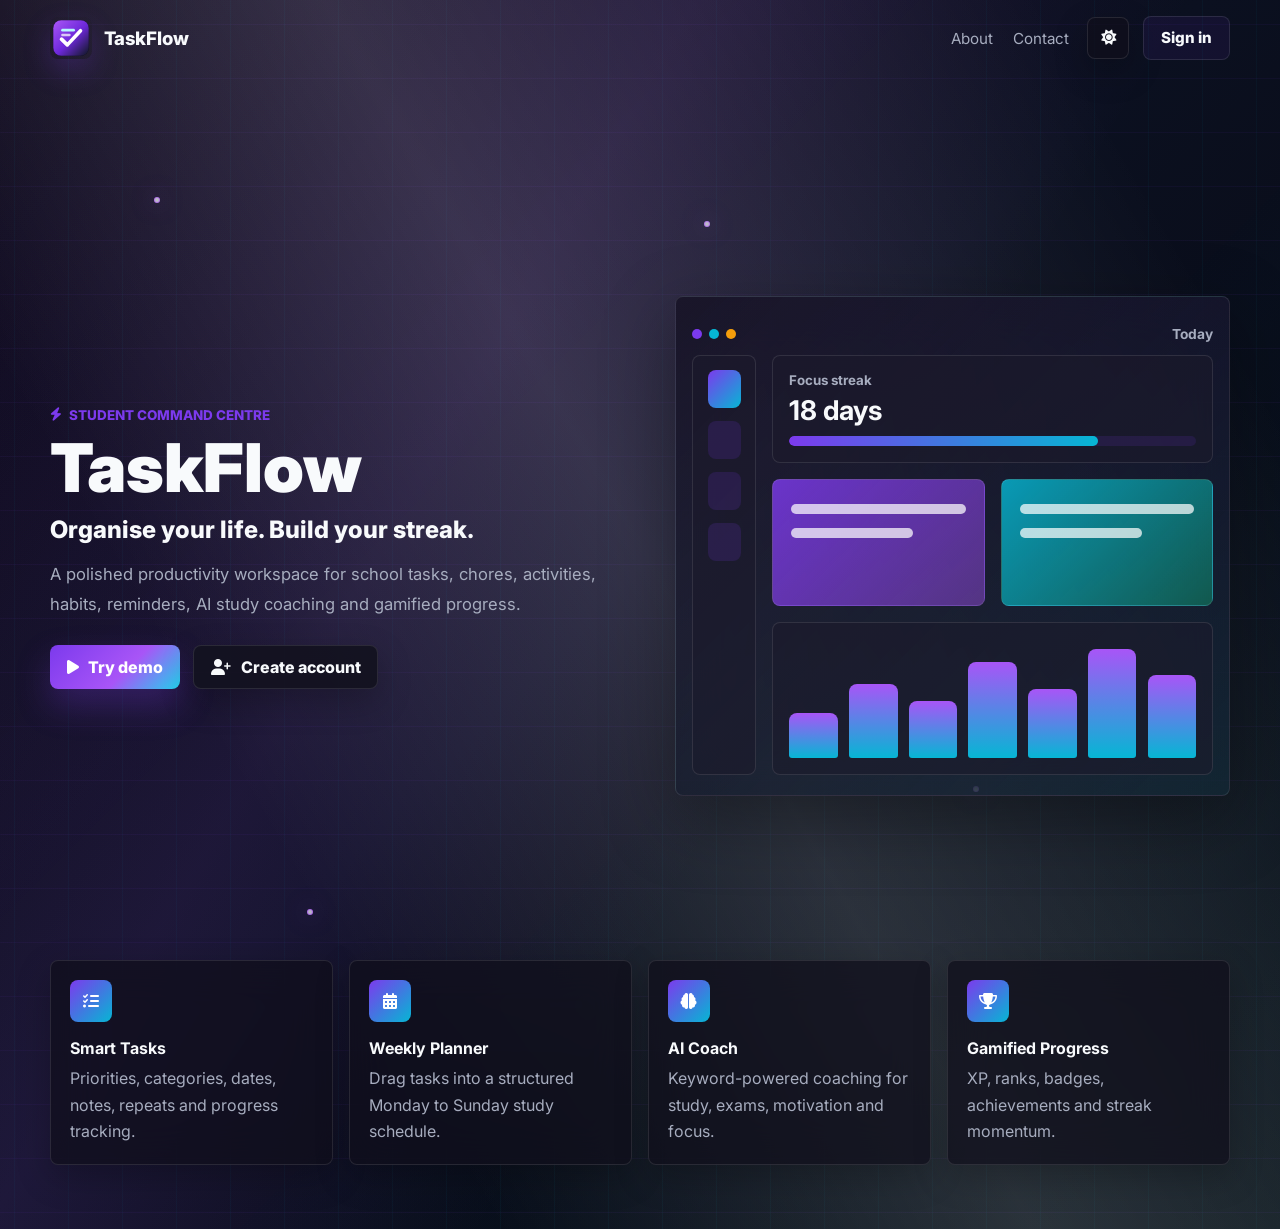
<file: index.html>
<!DOCTYPE html>
<html lang="en">
<head>
  <meta charset="UTF-8">
  <meta name="viewport" content="width=device-width, initial-scale=1.0">
  <title>TaskFlow | Organise your life. Build your streak.</title>
  <link rel="preconnect" href="https://fonts.googleapis.com">
  <link rel="preconnect" href="https://fonts.gstatic.com" crossorigin>
  <link href="https://fonts.googleapis.com/css2?family=Inter:wght@400;500;600;700;800&display=swap" rel="stylesheet">
  <link rel="stylesheet" href="https://cdnjs.cloudflare.com/ajax/libs/font-awesome/6.5.2/css/all.min.css">
  <link rel="stylesheet" href="style.css">
</head>
<body data-page="home">
  <div class="cursor-glow" aria-hidden="true"></div>
  <div class="site-bg" aria-hidden="true">
    <span class="particle p1"></span>
    <span class="particle p2"></span>
    <span class="particle p3"></span>
    <span class="particle p4"></span>
    <span class="particle p5"></span>
  </div>

  <header class="landing-nav">
    <a class="brand" href="index.html" data-transition>
      <img src="taskflow-logo.svg" alt="TaskFlow logo">
      <span>TaskFlow</span>
    </a>
    <nav class="landing-links" aria-label="Main navigation">
      <a href="about.html" data-transition>About</a>
      <a href="contact.html" data-transition>Contact</a>
      <button class="icon-button theme-toggle" type="button" aria-label="Toggle colour mode">
        <i class="fa-solid fa-moon"></i>
      </button>
      <a class="button ghost" href="login.html" data-transition>Sign in</a>
    </nav>
  </header>

  <main class="landing-main">
    <section class="hero-grid reveal">
      <div class="hero-copy">
        <div class="eyebrow"><i class="fa-solid fa-bolt"></i> Student command centre</div>
        <h1>TaskFlow</h1>
        <p class="hero-tagline">Organise your life. Build your streak.</p>
        <p class="hero-text">A polished productivity workspace for school tasks, chores, activities, habits, reminders, AI study coaching and gamified progress.</p>
        <div class="hero-actions">
          <button class="button primary" type="button" data-demo-login>
            <i class="fa-solid fa-play"></i>
            Try demo
          </button>
          <a class="button secondary" href="login.html" data-transition>
            <i class="fa-solid fa-user-plus"></i>
            Create account
          </a>
        </div>
      </div>

      <div class="product-visual" aria-label="TaskFlow app preview">
        <div class="preview-topbar">
          <span></span><span></span><span></span>
          <strong>Today</strong>
        </div>
        <div class="preview-layout">
          <aside class="preview-sidebar">
            <span class="active"></span>
            <span></span>
            <span></span>
            <span></span>
          </aside>
          <div class="preview-content">
            <div class="preview-stat wide">
              <small>Focus streak</small>
              <strong>18 days</strong>
              <div class="mini-progress"><span style="width: 76%"></span></div>
            </div>
            <div class="preview-card purple"></div>
            <div class="preview-card cyan"></div>
            <div class="preview-chart">
              <span style="height: 38%"></span>
              <span style="height: 62%"></span>
              <span style="height: 48%"></span>
              <span style="height: 81%"></span>
              <span style="height: 58%"></span>
              <span style="height: 92%"></span>
              <span style="height: 70%"></span>
            </div>
          </div>
        </div>
      </div>
    </section>

    <section class="feature-strip reveal" aria-label="TaskFlow highlights">
      <article>
        <i class="fa-solid fa-list-check"></i>
        <h2>Smart Tasks</h2>
        <p>Priorities, categories, dates, notes, repeats and progress tracking.</p>
      </article>
      <article>
        <i class="fa-solid fa-calendar-days"></i>
        <h2>Weekly Planner</h2>
        <p>Drag tasks into a structured Monday to Sunday study schedule.</p>
      </article>
      <article>
        <i class="fa-solid fa-brain"></i>
        <h2>AI Coach</h2>
        <p>Keyword-powered coaching for study, exams, motivation and focus.</p>
      </article>
      <article>
        <i class="fa-solid fa-trophy"></i>
        <h2>Gamified Progress</h2>
        <p>XP, ranks, badges, achievements and streak momentum.</p>
      </article>
    </section>
  </main>

  <script src="script.js"></script>
</body>
</html>
</file>
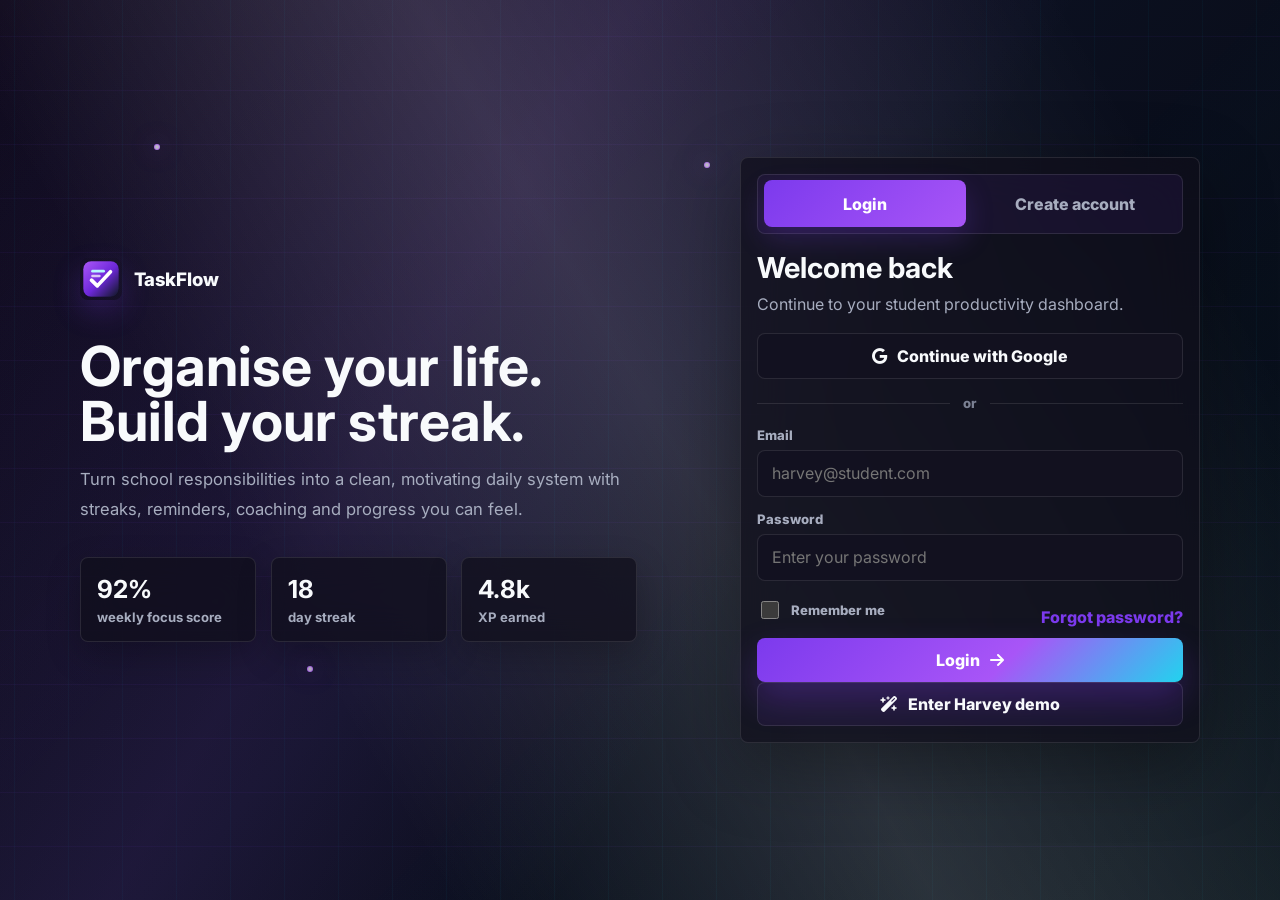
<file: login.html>
<!DOCTYPE html>
<html lang="en">
<head>
  <meta charset="UTF-8">
  <meta name="viewport" content="width=device-width, initial-scale=1.0">
  <title>Login | TaskFlow</title>
  <link rel="preconnect" href="https://fonts.googleapis.com">
  <link rel="preconnect" href="https://fonts.gstatic.com" crossorigin>
  <link href="https://fonts.googleapis.com/css2?family=Inter:wght@400;500;600;700;800&display=swap" rel="stylesheet">
  <link rel="stylesheet" href="https://cdnjs.cloudflare.com/ajax/libs/font-awesome/6.5.2/css/all.min.css">
  <link rel="stylesheet" href="style.css">
</head>
<body data-page="login">
  <div class="cursor-glow" aria-hidden="true"></div>
  <div class="site-bg auth-bg" aria-hidden="true">
    <span class="particle p1"></span>
    <span class="particle p2"></span>
    <span class="particle p3"></span>
    <span class="particle p4"></span>
    <span class="particle p5"></span>
  </div>

  <main class="auth-shell">
    <section class="auth-showcase reveal">
      <a class="brand" href="index.html" data-transition>
        <img src="taskflow-logo.svg" alt="TaskFlow logo">
        <span>TaskFlow</span>
      </a>
      <h1>Organise your life. Build your streak.</h1>
      <p>Turn school responsibilities into a clean, motivating daily system with streaks, reminders, coaching and progress you can feel.</p>
      <div class="auth-metrics" aria-label="Productivity metrics">
        <div>
          <strong>92%</strong>
          <span>weekly focus score</span>
        </div>
        <div>
          <strong>18</strong>
          <span>day streak</span>
        </div>
        <div>
          <strong>4.8k</strong>
          <span>XP earned</span>
        </div>
      </div>
    </section>

    <section class="auth-card glass-card reveal" aria-label="Account access">
      <div class="auth-switch" role="tablist" aria-label="Authentication">
        <button class="active" type="button" data-auth-view="login">Login</button>
        <button type="button" data-auth-view="signup">Create account</button>
      </div>

      <form id="loginForm" class="auth-form active" novalidate>
        <h2>Welcome back</h2>
        <p class="form-subtitle">Continue to your student productivity dashboard.</p>
        <button class="social-button" type="button" data-google-login>
          <i class="fa-brands fa-google"></i>
          Continue with Google
        </button>
        <div class="divider"><span>or</span></div>
        <label>
          <span>Email</span>
          <input type="email" id="loginEmail" placeholder="harvey@student.com" autocomplete="email" required>
        </label>
        <label>
          <span>Password</span>
          <input type="password" id="loginPassword" placeholder="Enter your password" autocomplete="current-password" required minlength="6">
        </label>
        <div class="form-row split">
          <label class="check-label">
            <input type="checkbox" id="rememberMe">
            <span>Remember me</span>
          </label>
          <button class="text-link" type="button" data-forgot-password>Forgot password?</button>
        </div>
        <button class="button primary full" type="submit">
          <span>Login</span>
          <i class="fa-solid fa-arrow-right"></i>
        </button>
        <button class="button ghost full" type="button" data-demo-login>
          <i class="fa-solid fa-wand-magic-sparkles"></i>
          Enter Harvey demo
        </button>
      </form>

      <form id="signupForm" class="auth-form" novalidate>
        <h2>Create your workspace</h2>
        <p class="form-subtitle">Start with a clean task system and your own profile.</p>
        <label>
          <span>Full name</span>
          <input type="text" id="signupName" placeholder="Harvey Nguyen" autocomplete="name" required minlength="2">
        </label>
        <label>
          <span>Email</span>
          <input type="email" id="signupEmail" placeholder="you@student.com" autocomplete="email" required>
        </label>
        <label>
          <span>Password</span>
          <input type="password" id="signupPassword" placeholder="Create a strong password" autocomplete="new-password" required minlength="6">
        </label>
        <div class="strength-meter" aria-live="polite">
          <span></span>
          <small id="strengthText">Password strength</small>
        </div>
        <label>
          <span>Confirm password</span>
          <input type="password" id="signupConfirm" placeholder="Repeat your password" autocomplete="new-password" required>
        </label>
        <label class="check-label terms-line">
          <input type="checkbox" id="termsAgree" required>
          <span>I agree to use TaskFlow responsibly.</span>
        </label>
        <button class="button primary full" type="submit">
          <span>Create account</span>
          <i class="fa-solid fa-star"></i>
        </button>
      </form>
    </section>
  </main>

  <div class="toast-region" aria-live="polite" aria-atomic="true"></div>
  <script src="script.js"></script>
</body>
</html>
</file>
<file: style.css>
:root {
  color-scheme: light;
  --bg: #f8f7ff;
  --bg-2: #eef8ff;
  --surface: rgba(255, 255, 255, 0.76);
  --surface-strong: rgba(255, 255, 255, 0.94);
  --surface-soft: rgba(255, 255, 255, 0.52);
  --text: #11121a;
  --muted: #65687a;
  --muted-2: #8b8fa3;
  --border: rgba(17, 18, 26, 0.1);
  --border-strong: rgba(124, 58, 237, 0.28);
  --purple: #7c3aed;
  --purple-2: #a855f7;
  --purple-3: #ede9fe;
  --cyan: #06b6d4;
  --green: #10b981;
  --amber: #f59e0b;
  --red: #ef4444;
  --blue: #2563eb;
  --shadow: 0 18px 55px rgba(50, 32, 98, 0.16);
  --shadow-soft: 0 10px 30px rgba(50, 32, 98, 0.1);
  --radius: 8px;
  --nav-width: 280px;
  --transition: 180ms ease;
  --fast: 120ms ease;
}

:root[data-theme="dark"] {
  color-scheme: dark;
  --bg: #07070d;
  --bg-2: #0b1020;
  --surface: rgba(16, 15, 27, 0.72);
  --surface-strong: rgba(20, 19, 32, 0.94);
  --surface-soft: rgba(28, 27, 44, 0.58);
  --text: #f8fafc;
  --muted: #a7adbf;
  --muted-2: #7b8193;
  --border: rgba(255, 255, 255, 0.1);
  --border-strong: rgba(168, 85, 247, 0.34);
  --purple-3: rgba(124, 58, 237, 0.22);
  --shadow: 0 22px 70px rgba(0, 0, 0, 0.34);
  --shadow-soft: 0 12px 34px rgba(0, 0, 0, 0.24);
}

*,
*::before,
*::after {
  box-sizing: border-box;
}

html {
  scroll-behavior: smooth;
}

body {
  margin: 0;
  min-height: 100vh;
  overflow-x: hidden;
  background:
    linear-gradient(135deg, var(--bg) 0%, var(--bg-2) 48%, var(--bg) 100%);
  color: var(--text);
  font-family: "Inter", "Poppins", system-ui, -apple-system, BlinkMacSystemFont, "Segoe UI", sans-serif;
  letter-spacing: 0;
  opacity: 0;
  transform: translateY(4px);
  transition: opacity 320ms ease, transform 320ms ease, background 220ms ease, color 220ms ease;
}

body.page-ready {
  opacity: 1;
  transform: translateY(0);
}

body.page-leaving {
  opacity: 0;
  transform: translateY(6px);
}

body.reduce-motion *,
body.reduce-motion *::before,
body.reduce-motion *::after {
  animation: none !important;
  transition-duration: 1ms !important;
  scroll-behavior: auto !important;
}

::selection {
  background: rgba(124, 58, 237, 0.24);
}

a {
  color: inherit;
  text-decoration: none;
}

button,
input,
select,
textarea {
  font: inherit;
}

button {
  cursor: pointer;
}

img {
  display: block;
  max-width: 100%;
}

.site-bg {
  position: fixed;
  inset: 0;
  z-index: -2;
  overflow: hidden;
  pointer-events: none;
}

.site-bg::before {
  content: "";
  position: absolute;
  inset: -20%;
  background:
    linear-gradient(rgba(124, 58, 237, 0.08) 1px, transparent 1px),
    linear-gradient(90deg, rgba(6, 182, 212, 0.06) 1px, transparent 1px),
    linear-gradient(135deg, rgba(124, 58, 237, 0.16), transparent 42%),
    linear-gradient(315deg, rgba(6, 182, 212, 0.13), transparent 46%);
  background-size: 54px 54px, 54px 54px, 100% 100%, 100% 100%;
  animation: gridDrift 24s linear infinite;
  opacity: 0.74;
}

.site-bg::after {
  content: "";
  position: absolute;
  inset: 0;
  background:
    linear-gradient(120deg, transparent 0%, rgba(168, 85, 247, 0.12) 35%, transparent 60%),
    linear-gradient(240deg, transparent 12%, rgba(255, 255, 255, 0.14) 48%, transparent 75%);
  mix-blend-mode: normal;
  animation: lightSweep 10s ease-in-out infinite alternate;
}

.particle {
  position: absolute;
  width: 6px;
  height: 6px;
  border: 1px solid rgba(168, 85, 247, 0.7);
  background: rgba(255, 255, 255, 0.72);
  border-radius: 50%;
  box-shadow: 0 0 22px rgba(168, 85, 247, 0.55);
  animation: particleFloat 9s ease-in-out infinite;
}

.p1 { top: 16%; left: 12%; animation-delay: -1s; }
.p2 { top: 32%; left: 84%; animation-delay: -3s; }
.p3 { top: 74%; left: 24%; animation-delay: -5s; }
.p4 { top: 64%; left: 76%; animation-delay: -2s; }
.p5 { top: 18%; left: 55%; animation-delay: -7s; }

.cursor-glow {
  position: fixed;
  width: 340px;
  height: 340px;
  left: var(--cursor-x, -999px);
  top: var(--cursor-y, -999px);
  z-index: -1;
  transform: translate(-50%, -50%);
  background: radial-gradient(circle, rgba(124, 58, 237, 0.14), rgba(6, 182, 212, 0.08), transparent 66%);
  pointer-events: none;
  transition: left 80ms linear, top 80ms linear;
}

.brand {
  display: inline-flex;
  align-items: center;
  gap: 0.72rem;
  min-width: 0;
  font-weight: 800;
}

.brand img {
  width: 42px;
  height: 42px;
  border-radius: var(--radius);
  box-shadow: 0 12px 28px rgba(124, 58, 237, 0.22);
}

.brand span {
  font-size: 1.16rem;
}

.landing-nav {
  position: sticky;
  top: 0;
  z-index: 20;
  display: flex;
  align-items: center;
  justify-content: space-between;
  width: min(1180px, calc(100% - 32px));
  margin: 0 auto;
  padding: 1rem 0;
}

.landing-links {
  display: flex;
  align-items: center;
  gap: 0.9rem;
  color: var(--muted);
  font-size: 0.95rem;
}

.landing-links a:not(.button) {
  padding: 0.7rem 0.2rem;
  transition: color var(--transition);
}

.landing-links a:hover {
  color: var(--text);
}

.button,
.icon-button,
.social-button,
.auth-switch button,
.suggested-prompts button,
.text-link {
  border: 0;
  transition: transform var(--transition), box-shadow var(--transition), background var(--transition), color var(--transition), border-color var(--transition);
}

.button {
  display: inline-flex;
  align-items: center;
  justify-content: center;
  gap: 0.58rem;
  min-height: 44px;
  padding: 0.78rem 1.05rem;
  border-radius: var(--radius);
  font-weight: 800;
  line-height: 1;
  white-space: nowrap;
}

.button.primary {
  color: #fff;
  background: linear-gradient(135deg, var(--purple), var(--purple-2) 58%, #22d3ee);
  box-shadow: 0 16px 34px rgba(124, 58, 237, 0.27);
}

.button.secondary {
  color: var(--text);
  background: var(--surface-strong);
  border: 1px solid var(--border);
  box-shadow: var(--shadow-soft);
}

.button.ghost {
  color: var(--text);
  background: rgba(124, 58, 237, 0.08);
  border: 1px solid var(--border);
}

.button.danger {
  color: #fff;
  background: linear-gradient(135deg, #ef4444, #be123c);
}

.button.full {
  width: 100%;
}

.button:hover,
.social-button:hover,
.auth-switch button:hover,
.suggested-prompts button:hover {
  transform: translateY(-2px);
  box-shadow: 0 16px 38px rgba(124, 58, 237, 0.18);
}

.button:active,
.icon-button:active,
.social-button:active {
  transform: translateY(0) scale(0.98);
}

.icon-button {
  display: inline-grid;
  place-items: center;
  width: 42px;
  height: 42px;
  border-radius: var(--radius);
  color: var(--text);
  background: var(--surface);
  border: 1px solid var(--border);
  box-shadow: var(--shadow-soft);
}

.icon-button:hover {
  color: #fff;
  background: var(--purple);
  transform: translateY(-2px);
}

.text-link {
  padding: 0;
  color: var(--purple);
  background: transparent;
  font-weight: 800;
}

.text-link:hover {
  color: var(--cyan);
}

.glass-card,
.panel {
  background: var(--surface);
  border: 1px solid var(--border);
  border-radius: var(--radius);
  box-shadow: var(--shadow);
  backdrop-filter: blur(24px);
  -webkit-backdrop-filter: blur(24px);
}

.panel {
  padding: 1.2rem;
}

.panel-header {
  display: flex;
  align-items: flex-start;
  justify-content: space-between;
  gap: 1rem;
  margin-bottom: 1rem;
}

.panel-header h2,
.panel h2,
.contact-card h2,
.profile-card h2 {
  margin: 0 0 0.25rem;
  font-size: 1rem;
}

.panel-header p,
.panel p {
  margin: 0;
  color: var(--muted);
  font-size: 0.9rem;
  line-height: 1.6;
}

.landing-main {
  width: min(1180px, calc(100% - 32px));
  margin: 0 auto;
  padding: 5rem 0 4rem;
}

.hero-grid {
  display: grid;
  grid-template-columns: 1.02fr 0.98fr;
  align-items: center;
  gap: 3rem;
  min-height: calc(100vh - 120px);
}

.eyebrow {
  display: inline-flex;
  align-items: center;
  gap: 0.45rem;
  margin: 0 0 0.9rem;
  color: var(--purple);
  font-size: 0.84rem;
  font-weight: 800;
  text-transform: uppercase;
}

.hero-copy h1 {
  margin: 0;
  font-size: 4.2rem;
  line-height: 0.92;
  font-weight: 900;
}

.hero-tagline {
  margin: 1rem 0 0;
  font-size: 1.5rem;
  font-weight: 800;
  color: var(--text);
}

.hero-text {
  max-width: 680px;
  margin: 1rem 0 0;
  color: var(--muted);
  font-size: 1.04rem;
  line-height: 1.8;
}

.hero-actions {
  display: flex;
  flex-wrap: wrap;
  gap: 0.85rem;
  margin-top: 1.6rem;
}

.product-visual {
  position: relative;
  min-height: 500px;
  padding: 1rem;
  overflow: hidden;
  border: 1px solid var(--border);
  border-radius: var(--radius);
  background:
    linear-gradient(135deg, rgba(255, 255, 255, 0.82), rgba(255, 255, 255, 0.38)),
    linear-gradient(160deg, rgba(124, 58, 237, 0.16), rgba(6, 182, 212, 0.14));
  box-shadow: var(--shadow);
  backdrop-filter: blur(24px);
}

:root[data-theme="dark"] .product-visual {
  background:
    linear-gradient(135deg, rgba(18, 17, 29, 0.82), rgba(18, 17, 29, 0.38)),
    linear-gradient(160deg, rgba(124, 58, 237, 0.18), rgba(6, 182, 212, 0.14));
}

.preview-topbar {
  display: flex;
  align-items: center;
  gap: 0.42rem;
  min-height: 42px;
}

.preview-topbar span {
  width: 10px;
  height: 10px;
  border-radius: 50%;
  background: var(--purple);
}

.preview-topbar span:nth-child(2) {
  background: var(--cyan);
}

.preview-topbar span:nth-child(3) {
  background: var(--amber);
}

.preview-topbar strong {
  margin-left: auto;
  color: var(--muted);
  font-size: 0.86rem;
}

.preview-layout {
  display: grid;
  grid-template-columns: 64px 1fr;
  gap: 1rem;
  height: 420px;
}

.preview-sidebar,
.preview-content > *,
.preview-card,
.preview-chart {
  border: 1px solid var(--border);
  border-radius: var(--radius);
  background: var(--surface-soft);
}

.preview-sidebar {
  display: grid;
  align-content: start;
  gap: 0.8rem;
  padding: 0.9rem;
}

.preview-sidebar span {
  height: 38px;
  border-radius: var(--radius);
  background: rgba(124, 58, 237, 0.15);
}

.preview-sidebar .active {
  background: linear-gradient(135deg, var(--purple), var(--cyan));
}

.preview-content {
  display: grid;
  grid-template-columns: repeat(2, minmax(0, 1fr));
  grid-template-rows: auto 1fr 1.2fr;
  gap: 1rem;
}

.preview-stat {
  padding: 1rem;
}

.preview-stat.wide {
  grid-column: 1 / -1;
}

.preview-stat small {
  display: block;
  color: var(--muted);
  font-weight: 700;
}

.preview-stat strong {
  display: block;
  margin: 0.35rem 0 0.6rem;
  font-size: 1.7rem;
}

.mini-progress,
.xp-bar {
  width: 100%;
  height: 10px;
  overflow: hidden;
  border-radius: 999px;
  background: rgba(124, 58, 237, 0.13);
}

.mini-progress span,
.xp-bar span {
  display: block;
  height: 100%;
  border-radius: inherit;
  background: linear-gradient(90deg, var(--purple), var(--cyan));
}

.preview-card {
  position: relative;
  min-height: 110px;
  overflow: hidden;
}

.preview-card::before,
.preview-card::after {
  content: "";
  position: absolute;
  left: 18px;
  right: 18px;
  height: 10px;
  border-radius: 999px;
  background: rgba(255, 255, 255, 0.72);
}

.preview-card::before { top: 24px; }
.preview-card::after { top: 48px; width: 58%; }
.preview-card.purple { background: linear-gradient(135deg, rgba(124, 58, 237, 0.82), rgba(168, 85, 247, 0.42)); }
.preview-card.cyan { background: linear-gradient(135deg, rgba(6, 182, 212, 0.82), rgba(16, 185, 129, 0.38)); }

.preview-chart {
  grid-column: 1 / -1;
  display: flex;
  align-items: end;
  gap: 0.7rem;
  padding: 1rem;
}

.preview-chart span {
  flex: 1;
  min-height: 24px;
  border-radius: var(--radius) var(--radius) 3px 3px;
  background: linear-gradient(180deg, var(--purple-2), var(--cyan));
  animation: barRise 2.4s ease-in-out infinite alternate;
}

.preview-chart span:nth-child(2n) {
  animation-delay: -1s;
}

.feature-strip {
  display: grid;
  grid-template-columns: repeat(4, minmax(0, 1fr));
  gap: 1rem;
  margin-top: 1.5rem;
}

.feature-strip article {
  min-height: 190px;
  padding: 1.2rem;
  border: 1px solid var(--border);
  border-radius: var(--radius);
  background: var(--surface);
  box-shadow: var(--shadow-soft);
  backdrop-filter: blur(20px);
  transition: transform var(--transition), border-color var(--transition);
}

.feature-strip article:hover {
  transform: translateY(-6px);
  border-color: var(--border-strong);
}

.feature-strip i {
  display: inline-grid;
  place-items: center;
  width: 42px;
  height: 42px;
  margin-bottom: 1rem;
  border-radius: var(--radius);
  color: #fff;
  background: linear-gradient(135deg, var(--purple), var(--cyan));
}

.feature-strip h2 {
  margin: 0 0 0.45rem;
  font-size: 1rem;
}

.feature-strip p {
  margin: 0;
  color: var(--muted);
  line-height: 1.65;
}

.auth-shell {
  display: grid;
  grid-template-columns: 1.04fr 0.96fr;
  align-items: center;
  gap: 3rem;
  width: min(1120px, calc(100% - 32px));
  min-height: 100vh;
  margin: 0 auto;
  padding: 2rem 0;
}

.auth-showcase h1 {
  max-width: 620px;
  margin: 2.2rem 0 0;
  font-size: 3.45rem;
  line-height: 1;
}

.auth-showcase p {
  max-width: 620px;
  margin: 1rem 0 0;
  color: var(--muted);
  font-size: 1.04rem;
  line-height: 1.8;
}

.auth-metrics {
  display: grid;
  grid-template-columns: repeat(3, minmax(0, 1fr));
  gap: 0.9rem;
  margin-top: 2rem;
}

.auth-metrics div {
  padding: 1rem;
  border: 1px solid var(--border);
  border-radius: var(--radius);
  background: var(--surface);
  box-shadow: var(--shadow-soft);
  backdrop-filter: blur(18px);
}

.auth-metrics strong {
  display: block;
  font-size: 1.55rem;
}

.auth-metrics span {
  display: block;
  margin-top: 0.3rem;
  color: var(--muted);
  font-size: 0.82rem;
  font-weight: 700;
}

.auth-card {
  width: min(460px, 100%);
  justify-self: end;
  padding: 1rem;
}

.auth-card.success {
  animation: authSuccess 680ms ease both;
}

.auth-switch {
  display: grid;
  grid-template-columns: 1fr 1fr;
  gap: 0.5rem;
  padding: 0.35rem;
  border: 1px solid var(--border);
  border-radius: var(--radius);
  background: rgba(124, 58, 237, 0.08);
}

.auth-switch button {
  padding: 0.85rem 0.6rem;
  border-radius: var(--radius);
  color: var(--muted);
  background: transparent;
  font-weight: 800;
}

.auth-switch button.active {
  color: #fff;
  background: linear-gradient(135deg, var(--purple), var(--purple-2));
  box-shadow: 0 12px 28px rgba(124, 58, 237, 0.22);
}

.auth-form {
  display: none;
  margin-top: 1rem;
  animation: fadeUp 240ms ease both;
}

.auth-form.active {
  display: block;
}

.auth-form h2 {
  margin: 0;
  font-size: 1.8rem;
}

.form-subtitle {
  margin: 0.45rem 0 1rem;
  color: var(--muted);
  line-height: 1.55;
}

.social-button {
  display: inline-flex;
  align-items: center;
  justify-content: center;
  gap: 0.6rem;
  width: 100%;
  min-height: 46px;
  border: 1px solid var(--border);
  border-radius: var(--radius);
  color: var(--text);
  background: var(--surface-strong);
  font-weight: 800;
}

.divider {
  display: grid;
  grid-template-columns: 1fr auto 1fr;
  align-items: center;
  gap: 0.8rem;
  margin: 1rem 0;
  color: var(--muted-2);
  font-size: 0.82rem;
  font-weight: 800;
}

.divider::before,
.divider::after {
  content: "";
  height: 1px;
  background: var(--border);
}

label {
  display: block;
  margin-bottom: 0.9rem;
}

label > span {
  display: block;
  margin-bottom: 0.42rem;
  color: var(--muted);
  font-size: 0.82rem;
  font-weight: 800;
}

input,
select,
textarea {
  width: 100%;
  min-height: 46px;
  padding: 0.78rem 0.86rem;
  border: 1px solid var(--border);
  border-radius: var(--radius);
  outline: 0;
  color: var(--text);
  background: var(--surface-strong);
  transition: border-color var(--transition), box-shadow var(--transition), background var(--transition);
}

textarea {
  min-height: 128px;
  resize: vertical;
}

input:focus,
select:focus,
textarea:focus {
  border-color: var(--border-strong);
  box-shadow: 0 0 0 4px rgba(124, 58, 237, 0.12);
}

input[type="range"] {
  min-height: 30px;
  padding: 0;
  accent-color: var(--purple);
  background: transparent;
  box-shadow: none;
}

.form-row,
.button-row {
  display: flex;
  align-items: center;
  gap: 0.8rem;
}

.form-row.split {
  justify-content: space-between;
}

.check-label {
  display: inline-flex;
  align-items: center;
  gap: 0.55rem;
  margin: 0.2rem 0 1rem;
  color: var(--muted);
  font-size: 0.9rem;
  font-weight: 700;
}

.check-label input {
  width: 18px;
  min-height: 18px;
  accent-color: var(--purple);
}

.check-label span {
  margin: 0;
}

.terms-line {
  margin-top: 0.2rem;
}

.strength-meter {
  margin: -0.3rem 0 0.9rem;
}

.strength-meter span {
  display: block;
  width: 100%;
  height: 8px;
  overflow: hidden;
  border-radius: 999px;
  background: rgba(124, 58, 237, 0.12);
}

.strength-meter span::before {
  content: "";
  display: block;
  width: var(--strength, 0%);
  height: 100%;
  border-radius: inherit;
  background: var(--strength-color, var(--red));
  transition: width var(--transition), background var(--transition);
}

.strength-meter small {
  display: block;
  margin-top: 0.35rem;
  color: var(--muted);
  font-weight: 800;
}

.toast-region {
  position: fixed;
  right: 1rem;
  bottom: 1rem;
  z-index: 100;
  display: grid;
  gap: 0.65rem;
  width: min(360px, calc(100% - 32px));
}

.toast {
  display: grid;
  grid-template-columns: 34px 1fr auto;
  align-items: center;
  gap: 0.7rem;
  padding: 0.85rem;
  border: 1px solid var(--border);
  border-radius: var(--radius);
  color: var(--text);
  background: var(--surface-strong);
  box-shadow: var(--shadow);
  animation: toastIn 260ms ease both;
  backdrop-filter: blur(18px);
}

.toast > i {
  display: inline-grid;
  place-items: center;
  width: 34px;
  height: 34px;
  border-radius: var(--radius);
  color: #fff;
  background: linear-gradient(135deg, var(--purple), var(--cyan));
}

.toast strong {
  display: block;
  margin-bottom: 0.1rem;
  font-size: 0.92rem;
}

.toast span {
  color: var(--muted);
  font-size: 0.84rem;
  line-height: 1.45;
}

.toast button {
  border: 0;
  color: var(--muted);
  background: transparent;
}

.reveal {
  opacity: 0;
  transform: translateY(16px);
  transition: opacity 520ms ease, transform 520ms ease;
}

.reveal.is-visible {
  opacity: 1;
  transform: translateY(0);
}

.form-grid.two {
  display: grid;
  grid-template-columns: repeat(2, minmax(0, 1fr));
  gap: 0.85rem;
}

.field-icon {
  position: relative;
}

.field-icon i {
  position: absolute;
  top: 50%;
  left: 0.9rem;
  transform: translateY(-50%);
  color: var(--muted);
}

.field-icon input {
  padding-left: 2.5rem;
}

.modal-backdrop {
  position: fixed;
  inset: 0;
  z-index: 80;
  display: none;
  align-items: center;
  justify-content: center;
  padding: 1rem;
  background: rgba(7, 7, 13, 0.54);
  backdrop-filter: blur(12px);
}

.modal-backdrop.open {
  display: flex;
  animation: fadeIn 160ms ease both;
}

.task-modal {
  width: min(620px, 100%);
  max-height: min(820px, calc(100vh - 32px));
  overflow: auto;
  padding: 1.1rem;
  animation: modalIn 220ms ease both;
}

.modal-header {
  display: flex;
  align-items: center;
  justify-content: space-between;
  gap: 1rem;
  margin-bottom: 1rem;
}

.modal-header h2 {
  margin: 0;
}

.confetti-piece {
  position: fixed;
  top: -12px;
  z-index: 120;
  width: 8px;
  height: 12px;
  border-radius: 2px;
  animation: confettiDrop 1200ms ease-out forwards;
  pointer-events: none;
}

.achievement-popup {
  position: fixed;
  left: 50%;
  top: 1.1rem;
  z-index: 110;
  display: none;
  width: min(420px, calc(100% - 32px));
  padding: 1rem;
  transform: translateX(-50%);
}

.achievement-popup.show {
  display: block;
  animation: achievementIn 320ms ease both;
}

.achievement-popup strong {
  display: block;
  margin-bottom: 0.2rem;
}

.achievement-popup p {
  margin: 0;
  color: var(--muted);
}

@keyframes gridDrift {
  from { transform: translate3d(0, 0, 0); }
  to { transform: translate3d(54px, 54px, 0); }
}

@keyframes lightSweep {
  from { opacity: 0.45; transform: translateX(-2%); }
  to { opacity: 0.88; transform: translateX(2%); }
}

@keyframes particleFloat {
  0%, 100% { transform: translate3d(0, 0, 0) scale(1); opacity: 0.45; }
  50% { transform: translate3d(18px, -24px, 0) scale(1.25); opacity: 1; }
}

@keyframes fadeUp {
  from { opacity: 0; transform: translateY(10px); }
  to { opacity: 1; transform: translateY(0); }
}

@keyframes fadeIn {
  from { opacity: 0; }
  to { opacity: 1; }
}

@keyframes modalIn {
  from { opacity: 0; transform: translateY(18px) scale(0.98); }
  to { opacity: 1; transform: translateY(0) scale(1); }
}

@keyframes toastIn {
  from { opacity: 0; transform: translateX(16px); }
  to { opacity: 1; transform: translateX(0); }
}

@keyframes confettiDrop {
  to { transform: translate3d(var(--x), 105vh, 0) rotate(720deg); opacity: 0; }
}

@keyframes achievementIn {
  from { opacity: 0; transform: translate(-50%, -16px) scale(0.96); }
  to { opacity: 1; transform: translate(-50%, 0) scale(1); }
}

@keyframes barRise {
  from { transform: scaleY(0.74); }
  to { transform: scaleY(1); }
}

@keyframes authSuccess {
  0% { transform: scale(1); }
  45% { transform: scale(1.018); box-shadow: 0 0 0 8px rgba(16, 185, 129, 0.14), var(--shadow); }
  100% { transform: scale(1); }
}

@media (max-width: 980px) {
  .hero-grid,
  .auth-shell {
    grid-template-columns: 1fr;
    min-height: auto;
  }

  .auth-card {
    justify-self: start;
  }

  .feature-strip {
    grid-template-columns: repeat(2, minmax(0, 1fr));
  }

  .product-visual {
    min-height: 420px;
  }

  .preview-layout {
    height: 340px;
  }
}

@media (max-width: 720px) {
  .landing-nav {
    width: min(100% - 20px, 1180px);
  }

  .landing-links a:not(.button),
  .landing-links .button.ghost {
    display: none;
  }

  .landing-main,
  .auth-shell {
    width: min(100% - 20px, 1180px);
  }

  .hero-copy h1,
  .auth-showcase h1 {
    font-size: 2.55rem;
  }

  .hero-tagline {
    font-size: 1.18rem;
  }

  .hero-actions,
  .button-row {
    flex-direction: column;
    align-items: stretch;
  }

  .feature-strip,
  .auth-metrics,
  .form-grid.two {
    grid-template-columns: 1fr;
  }

  .product-visual {
    min-height: 360px;
    padding: 0.75rem;
  }

  .preview-layout {
    grid-template-columns: 44px 1fr;
    height: 300px;
  }

  .preview-content {
    gap: 0.65rem;
  }

  .preview-chart {
    gap: 0.35rem;
    padding: 0.7rem;
  }
}
</file>
